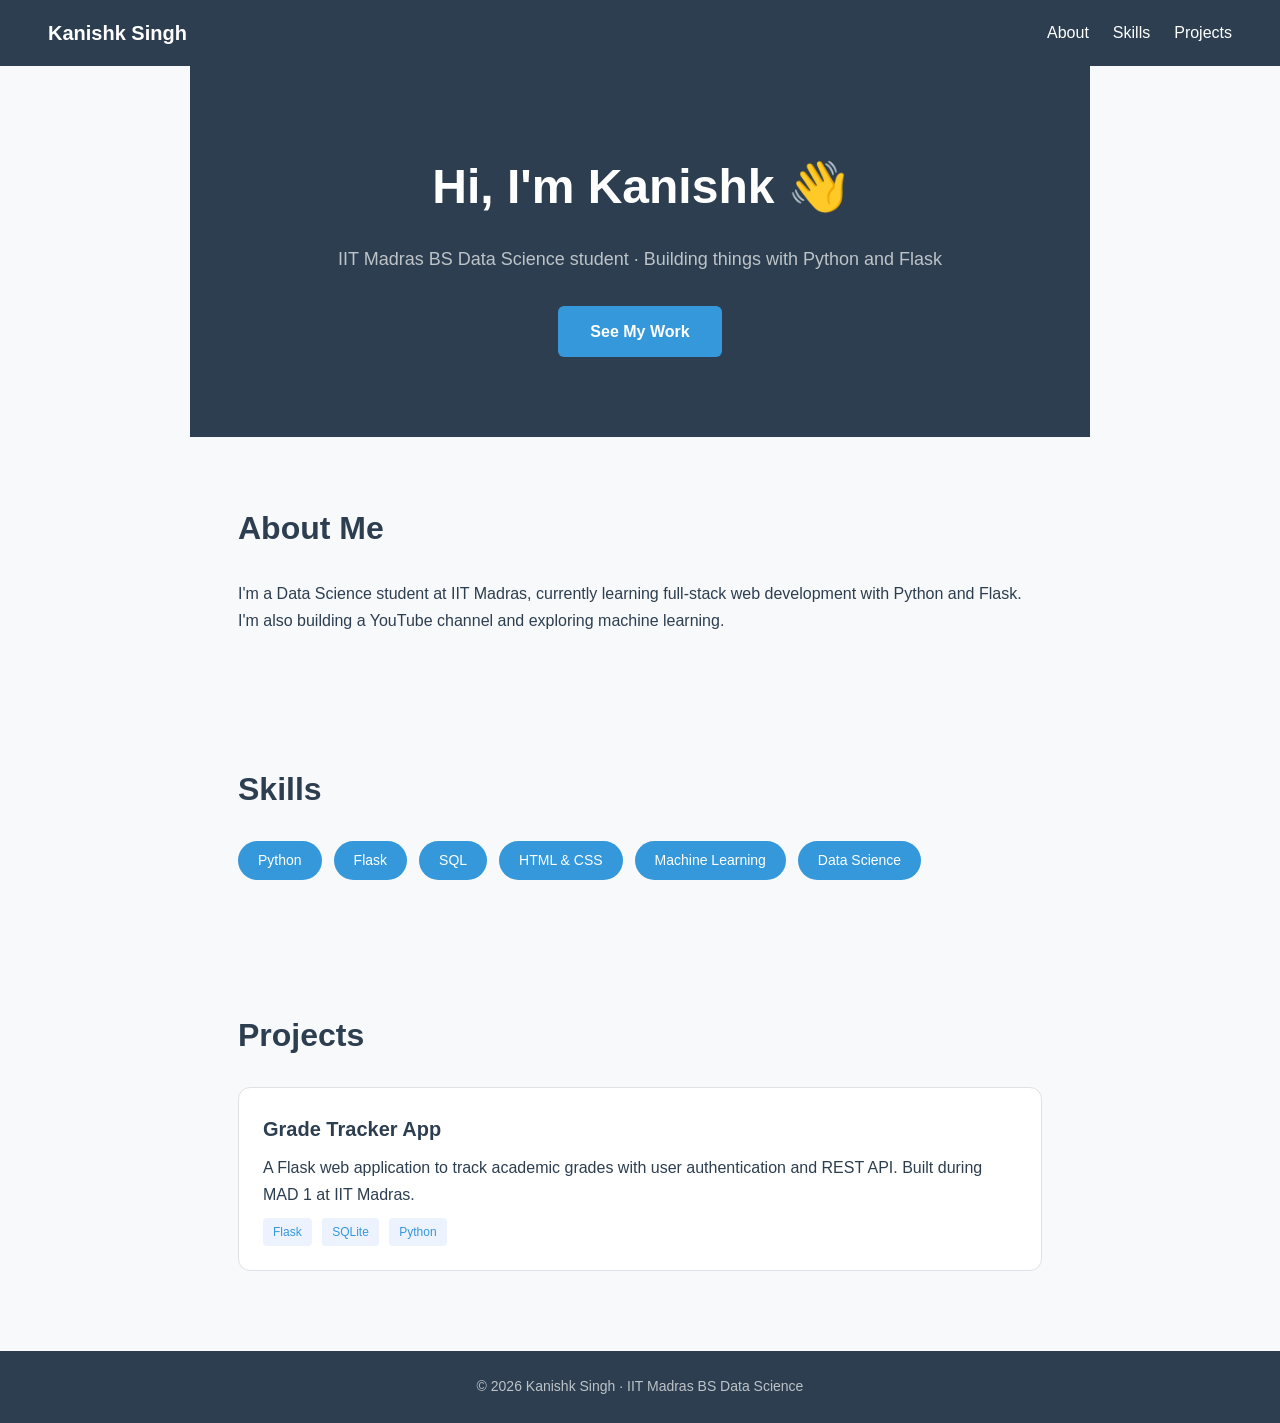
<file: PPP DAY 1 PORTFOLIO WITH HTML CSS/index.html>
<!DOCTYPE html>
<html lang="en">
<head>
    <meta charset="UTF-8">
    <meta name="viewport" content="width=device-width, initial-scale=1.0">
    <title>Kanishk Singh — Portfolio</title>
    <link rel="stylesheet" href="style.css">
</head>
<body>

    <header>
        <nav>
            <span class="logo">Kanishk Singh</span>
            <ul>
                <li><a href="#about">About</a></li>
                <li><a href="#skills">Skills</a></li>
                <li><a href="#projects">Projects</a></li>
            </ul>
        </nav>
    </header>

    <main>
        <section id="hero">
            <h1>Hi, I'm Kanishk 👋</h1>
            <p class="tagline">IIT Madras BS Data Science student · Building things with Python and Flask</p>
            <a href="#projects" class="btn">See My Work</a>
        </section>

        <section id="about">
            <h2>About Me</h2>
            <p>I'm a Data Science student at IIT Madras, currently learning full-stack web development with Python and Flask. I'm also building a YouTube channel and exploring machine learning.</p>
        </section>

        <section id="skills">
            <h2>Skills</h2>
            <div class="skills-grid">
                <div class="skill-card">Python</div>
                <div class="skill-card">Flask</div>
                <div class="skill-card">SQL</div>
                <div class="skill-card">HTML & CSS</div>
                <div class="skill-card">Machine Learning</div>
                <div class="skill-card">Data Science</div>
            </div>
        </section>

        <section id="projects">
            <h2>Projects</h2>
            <div class="project-card">
                <h3>Grade Tracker App</h3>
                <p>A Flask web application to track academic grades with user authentication and REST API. Built during MAD 1 at IIT Madras.</p>
                <span class="tag">Flask</span>
                <span class="tag">SQLite</span>
                <span class="tag">Python</span>
            </div>
        </section>
    </main>

    <footer>
        <p>© 2026 Kanishk Singh · IIT Madras BS Data Science</p>
    </footer>

</body>
</html>
</file>
<file: PPP DAY 1 PORTFOLIO WITH HTML CSS/style.css>
/* Reset and base */
* {
    margin: 0;
    padding: 0;
    box-sizing: border-box;
}

body {
    font-family: 'Segoe UI', sans-serif;
    line-height: 1.7;
    color: #2c3e50;
    background: #f8f9fa;
}

/* Navigation */
nav {
    display: flex;
    justify-content: space-between;
    align-items: center;
    padding: 16px 48px;
    background: #2c3e50;
    color: white;
}

.logo {
    font-size: 20px;
    font-weight: bolder;
}

nav ul {
    display: flex;
    list-style: none;
    gap: 24px;
}

nav a {
    color: white;
    text-decoration: none;
}

nav a:hover {
    color: #3498db;
}

/* Hero section */
#hero {
    text-align: center;
    padding: 80px 48px;
    background: #2c3e50;
    color: white;
}

#hero h1 {
    font-size: 48px;
    margin-bottom: 16px;
}

.tagline {
    font-size: 18px;
    color: #bdc3c7;
    margin-bottom: 32px;
}

.btn {
    display: inline-block;
    background: #3498db;
    color: white;
    padding: 12px 32px;
    border-radius: 6px;
    text-decoration: none;
    font-weight: bold;
}

.btn:hover {
    background: #000000;
}

/* Sections */
section {
    padding: 64px 48px;
    max-width: 900px;
    margin: 0 auto;
}

h2 {
    font-size: 32px;
    margin-bottom: 24px;
    color: #2c3e50;
}

/* Skills grid */
.skills-grid {
    display: flex;
    flex-wrap: wrap;
    gap: 12px;
}

.skill-card {
    background: #3498db;
    color: white;
    padding: 8px 20px;
    border-radius: 20px;
    font-size: 14px;
    font-weight: 500;
}

/* Project card */
.project-card {
    background: white;
    border: 1px solid #dee2e6;
    border-radius: 12px;
    padding: 24px;
    margin-bottom: 16px;
}

.project-card h3 {
    font-size: 20px;
    margin-bottom: 8px;
}

.tag {
    display: inline-block;
    background: #edf2ff;
    color: #3498db;
    padding: 4px 10px;
    border-radius: 4px;
    font-size: 12px;
    margin-top: 10px;
    margin-right: 6px;
}

/* Footer */
footer {
    text-align: center;
    padding: 24px;
    background: #2c3e50;
    color: #bdc3c7;
    font-size: 14px;
}
</file>
